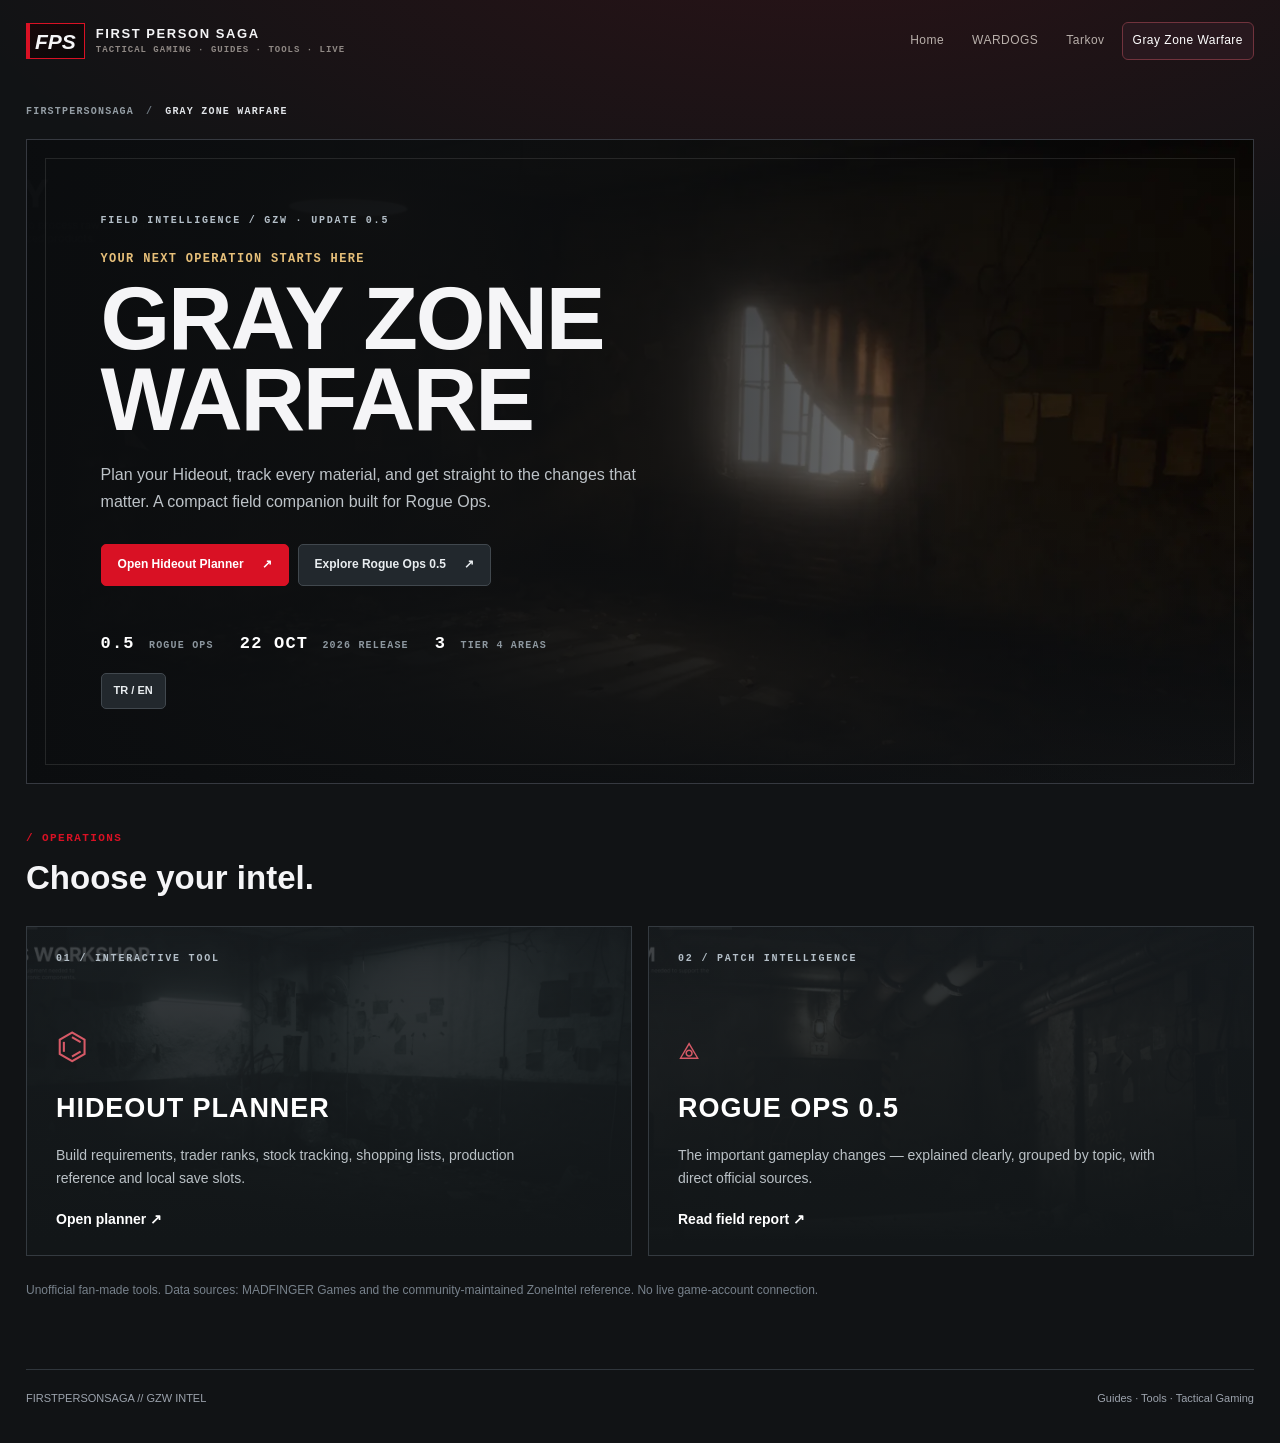
<file: gray-zone-warfare/index.html>
<!doctype html><html lang="en"><head><meta charset="utf-8"><meta name="viewport" content="width=device-width, initial-scale=1"><meta name="theme-color" content="#111315"><meta name="description" content="FirstPersonSaga Gray Zone Warfare hub, Rogue Ops 0.5 Hideout Planner and patch guide."><link rel="icon" href="/assets/images/favicon.svg" type="image/svg+xml"><link rel="stylesheet" href="/assets/css/site.css"><link rel="stylesheet" href="/gray-zone-warfare/assets/gzw.css"><title>Gray Zone Warfare | FirstPersonSaga</title></head><body class="gzw-page"><header class="site-header"><a class="brand" href="/"><span class="brand-mark">FPS</span><span class="brand-copy"><strong>FIRST PERSON SAGA</strong><small>TACTICAL GAMING · GUIDES · TOOLS · LIVE</small></span></a><nav class="nav" aria-label="Main navigation"><a href="/">Home</a><a href="/wardogs/">WARDOGS</a><a href="/tarkov/">Tarkov</a><a class="active" href="/gray-zone-warfare/">Gray Zone Warfare</a></nav></header><main class="gzw-main"><div class="crumb"><a href="/">FIRSTPERSONSAGA</a><span>/</span><strong>GRAY ZONE WARFARE</strong></div><section class="gzw-hero"><div class="gzw-hero-copy"><div class="micro">FIELD INTELLIGENCE / GZW · UPDATE 0.5</div><div class="tagline" id="hub-tagline">YOUR NEXT OPERATION STARTS HERE</div><h1>GRAY ZONE<br><span>WARFARE</span></h1><p id="hub-lead">Plan your Hideout, track every material, and get straight to the changes that matter. A compact field companion built for Rogue Ops.</p><div class="hero-buttons"><a class="gbtn accent" href="/gray-zone-warfare/hideout/"><span id="hub-open">Open Hideout Planner</span> <span>↗</span></a><a class="gbtn" href="/gray-zone-warfare/rogue-ops/"><span id="hub-patch">Explore Rogue Ops 0.5</span> <span>↗</span></a></div><div class="hero-data"><span><b>0.5</b> ROGUE OPS</span><span><b>22 OCT</b> 2026 RELEASE</span><span><b>3</b> TIER 4 AREAS</span></div><div style="margin-top:20px"><button class="gbtn smallbtn" id="hub-lang" type="button">TR / EN</button></div></div></section><section class="content-section"><div class="section-label">/ OPERATIONS</div><h2 id="hub-choose">Choose your intel.</h2><div class="hub-grid"><a class="hub-card hub-card-a" href="/gray-zone-warfare/hideout/"><div class="hub-bg"></div><span class="micro">01 / INTERACTIVE TOOL</span><div class="hub-body"><span class="hub-ico">⌬</span><h3>HIDEOUT PLANNER</h3><p id="hub-hidemsg">Build requirements, trader ranks, stock tracking, shopping lists, production reference and local save slots.</p><span class="small-link" id="hub-openlink">Open planner ↗</span></div></a><a class="hub-card hub-card-b" href="/gray-zone-warfare/rogue-ops/"><div class="hub-bg"></div><span class="micro">02 / PATCH INTELLIGENCE</span><div class="hub-body"><span class="hub-ico">⟁</span><h3>ROGUE OPS 0.5</h3><p id="hub-patchmsg">The important gameplay changes — explained clearly, grouped by topic, with direct official sources.</p><span class="small-link" id="hub-readlink">Read field report ↗</span></div></a></div><p class="sourcefoot">Unofficial fan-made tools. Data sources: MADFINGER Games and the community-maintained ZoneIntel reference. No live game-account connection.</p></section></main><footer class="site-footer"><span>FIRSTPERSONSAGA // GZW INTEL</span><span>Guides · Tools · Tactical Gaming</span></footer><script src="/gray-zone-warfare/assets/hub.js" defer></script></body></html>
</file>
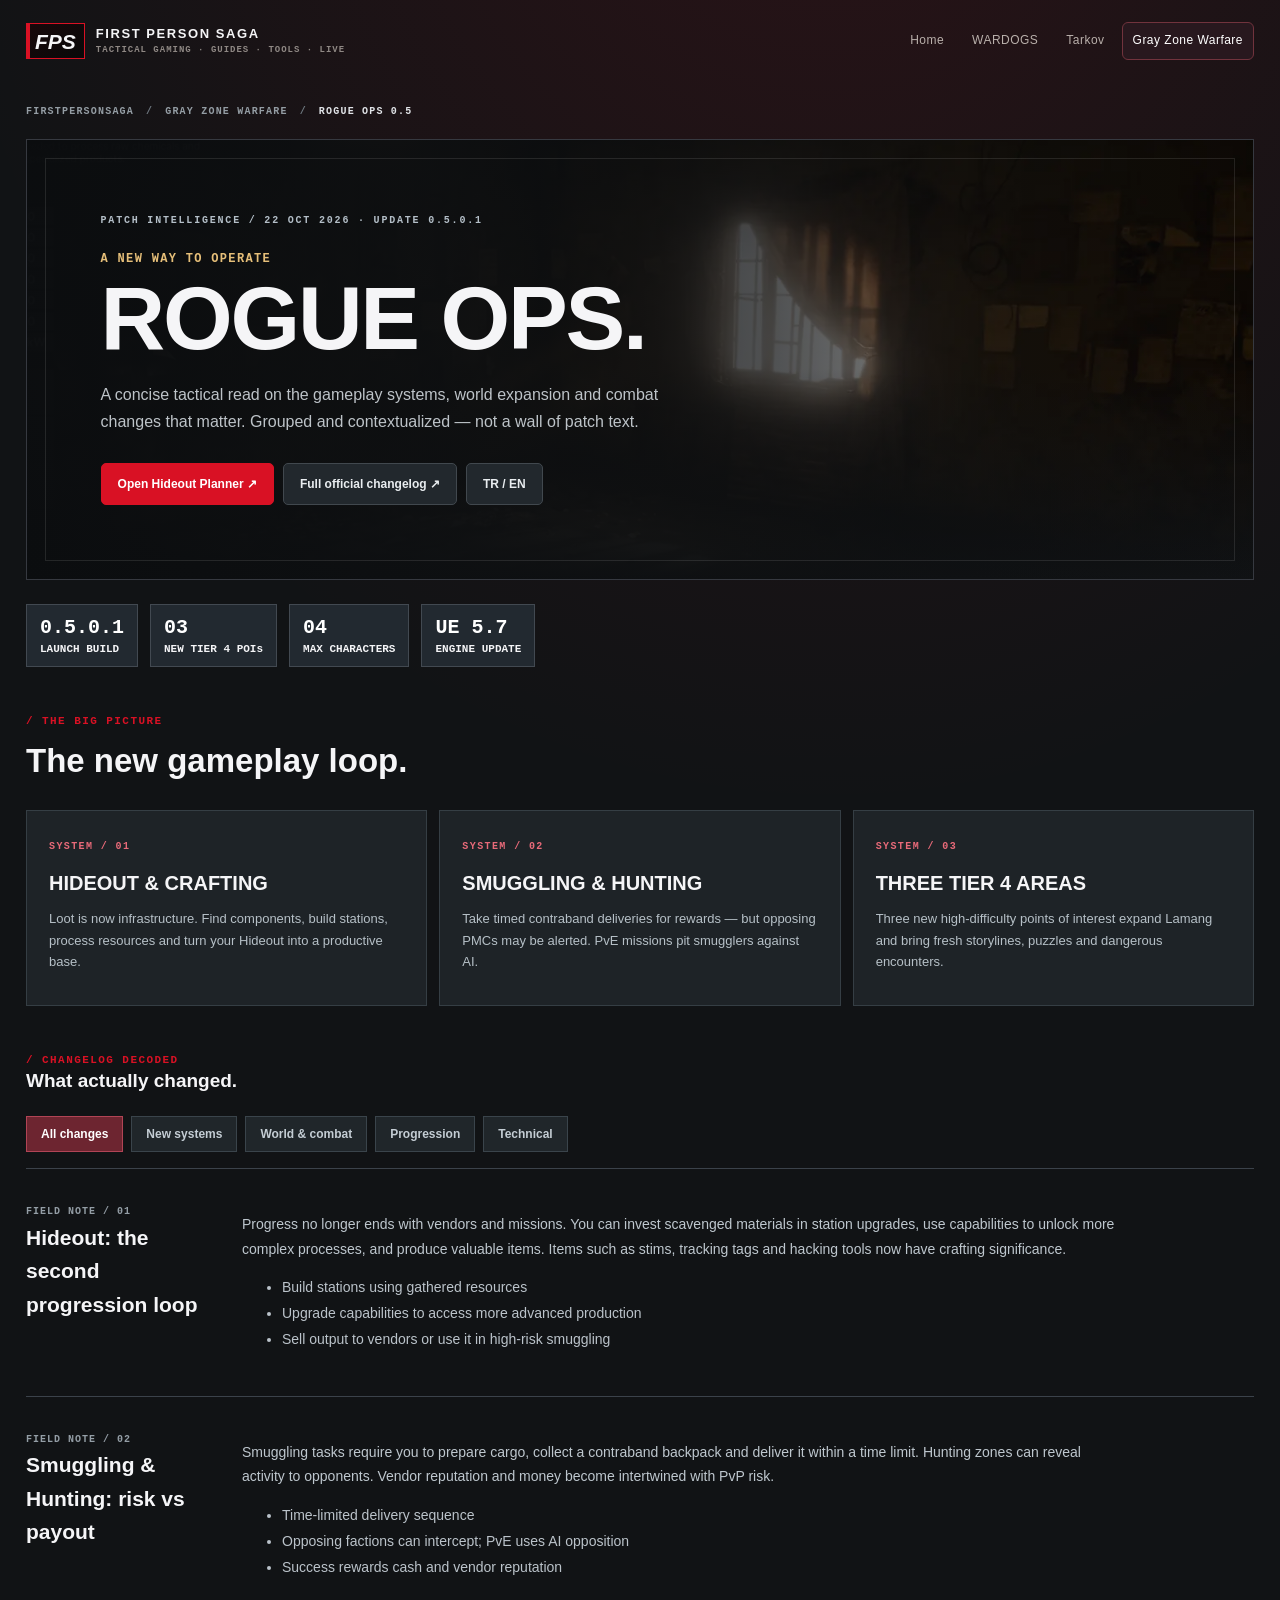
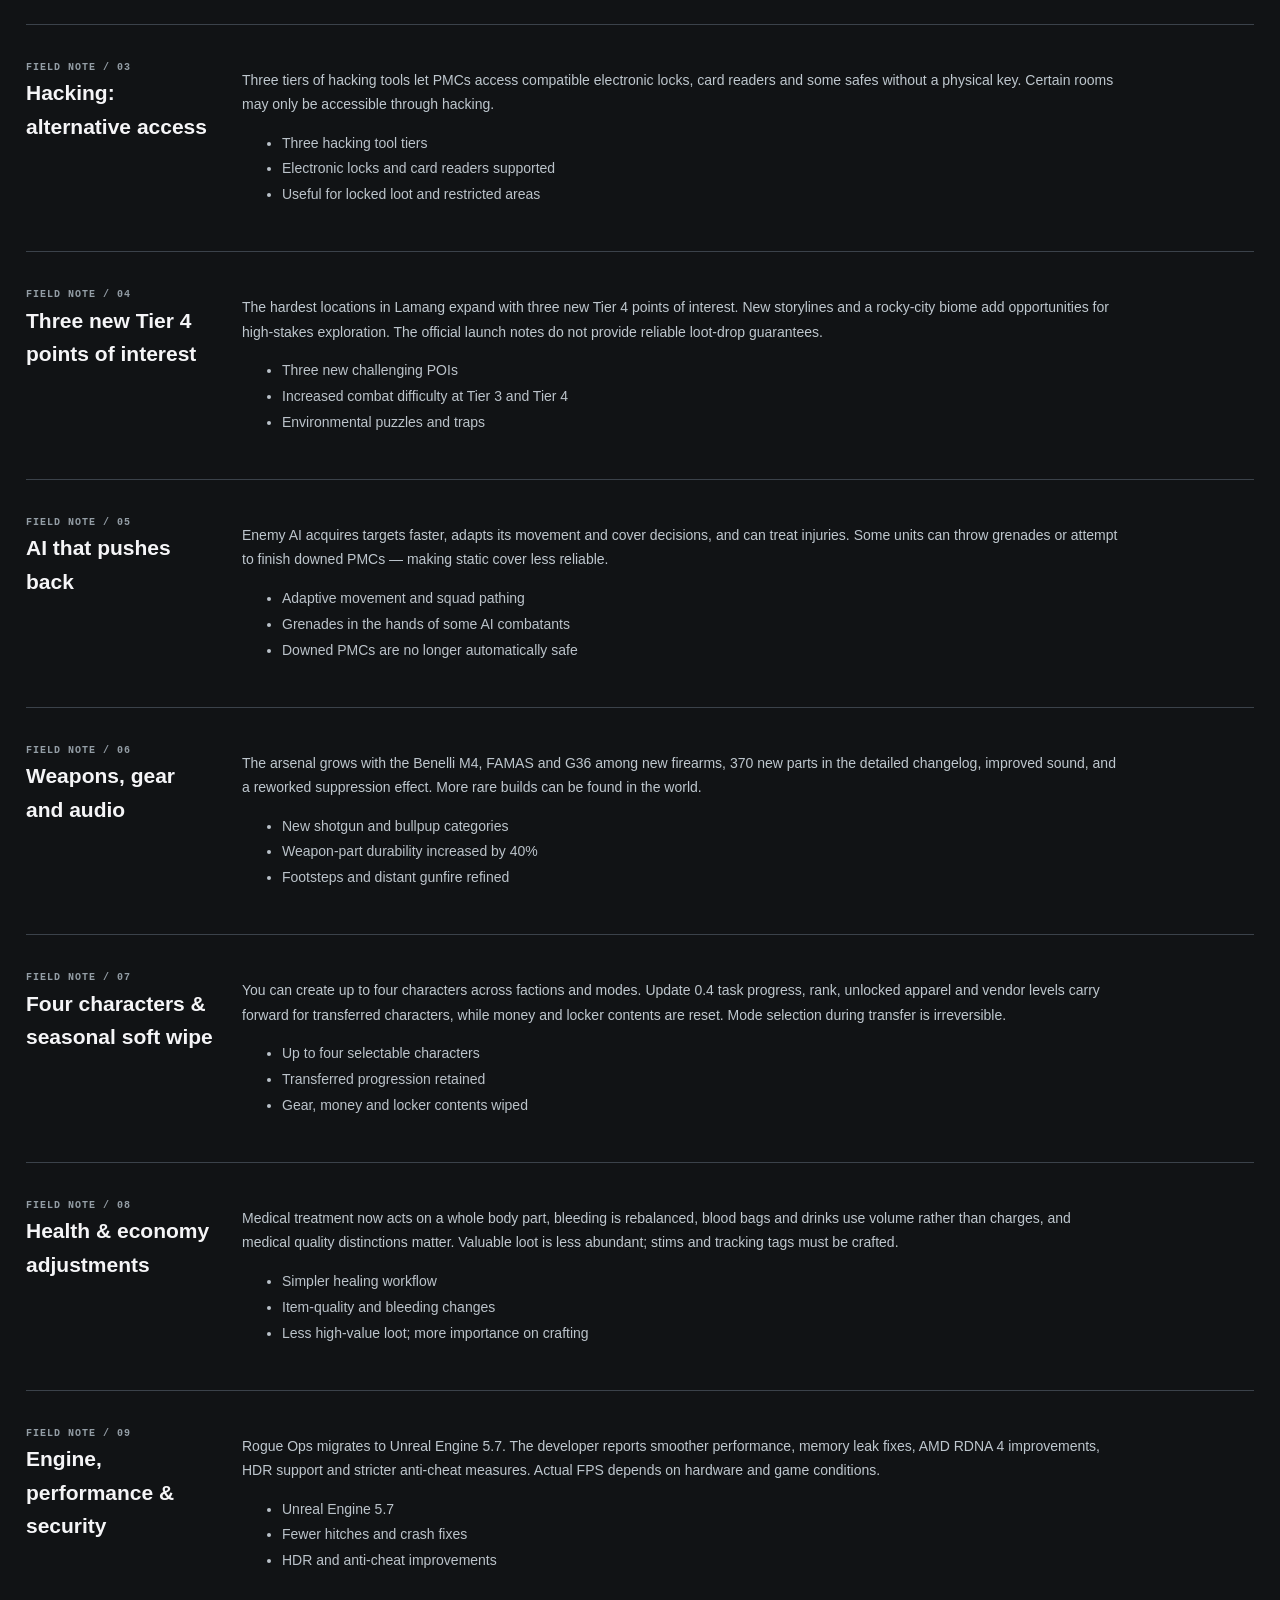
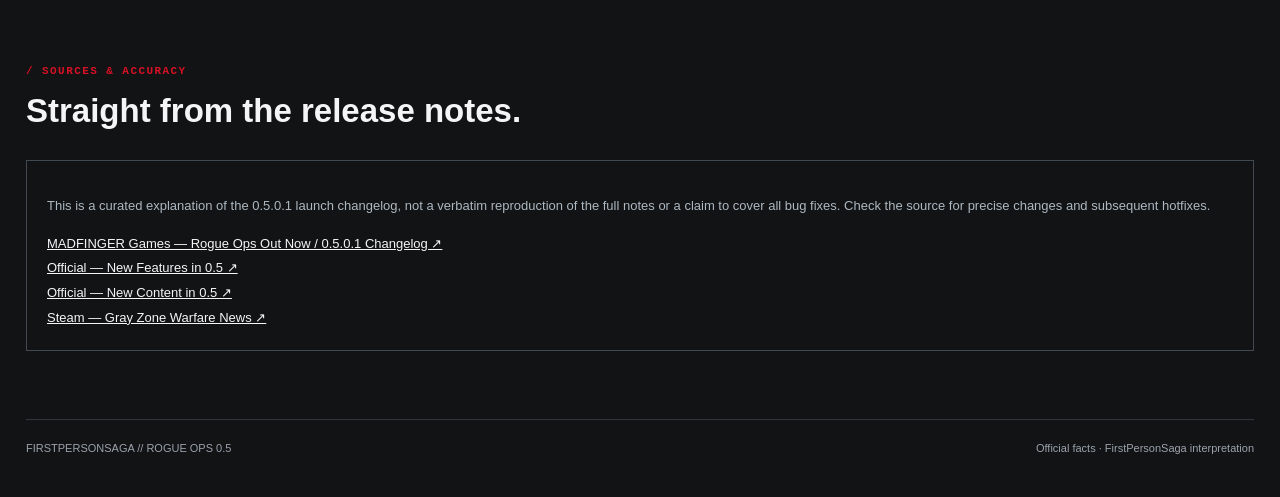
<file: gray-zone-warfare/rogue-ops/index.html>
<!doctype html><html lang="en"><head><meta charset="utf-8"><meta name="viewport" content="width=device-width, initial-scale=1"><meta name="theme-color" content="#111315"><meta name="description" content="Gray Zone Warfare Rogue Ops Update 0.5.0.1: changes, Hideout, smuggling, Tier 4 areas, AI and gameplay explained."><link rel="icon" href="/assets/images/favicon.svg" type="image/svg+xml"><link rel="stylesheet" href="/assets/css/site.css"><link rel="stylesheet" href="/gray-zone-warfare/assets/gzw.css"><title>Rogue Ops 0.5 Field Report | FirstPersonSaga</title></head><body class="gzw-page"><header class="site-header"><a class="brand" href="/"><span class="brand-mark">FPS</span><span class="brand-copy"><strong>FIRST PERSON SAGA</strong><small>TACTICAL GAMING · GUIDES · TOOLS · LIVE</small></span></a><nav class="nav"><a href="/">Home</a><a href="/wardogs/">WARDOGS</a><a href="/tarkov/">Tarkov</a><a class="active" href="/gray-zone-warfare/">Gray Zone Warfare</a></nav></header><main class="gzw-main"><div class="crumb"><a href="/">FIRSTPERSONSAGA</a><span>/</span><a href="/gray-zone-warfare/">GRAY ZONE WARFARE</a><span>/</span><strong>ROGUE OPS 0.5</strong></div><div class="gzw-hero patch-hero"><div class="gzw-hero-copy"><div class="micro">PATCH INTELLIGENCE / 22 OCT 2026 · UPDATE 0.5.0.1</div><div class="tagline">A NEW WAY TO OPERATE</div><h1>ROGUE <span>OPS.</span></h1><p id="lead">A concise tactical read on the gameplay systems, world expansion and combat changes that matter. Grouped and contextualized — not a wall of patch text.</p><div class="hero-buttons"><a class="gbtn accent" href="/gray-zone-warfare/hideout/">Open Hideout Planner ↗</a><a class="gbtn" href="https://www.grayzonewarfare.com/news/rogue-ops-out-now-changelog" target="_blank" rel="noopener noreferrer">Full official changelog ↗</a><button class="gbtn" id="language" type="button">EN / TR</button></div></div></div><div class="report-stats"><span><b>0.5.0.1</b>LAUNCH BUILD</span><span><b>03</b>NEW TIER 4 POIs</span><span><b>04</b>MAX CHARACTERS</span><span><b>UE 5.7</b>ENGINE UPDATE</span></div><section class="content-section"><div class="section-label">/ THE BIG PICTURE</div><h2 id="story-heading">The new gameplay loop.</h2><div class="patch-grid" id="highlights"></div></section><section class="content-section"><div class="barline"><div><div class="section-label">/ CHANGELOG DECODED</div><h2 id="details-heading">What actually changed.</h2></div></div><div class="filterbuttons" id="filterbar"></div><div id="patch-sections"></div></section><section class="content-section"><div class="section-label">/ SOURCES & ACCURACY</div><h2 id="source-title">Straight from the release notes.</h2><div class="sources"><p id="source-info">This is a curated explanation of the 0.5.0.1 launch changelog, not a verbatim reproduction of the full notes or a claim to cover all bug fixes. Check the source for precise changes and subsequent hotfixes.</p><a href="https://www.grayzonewarfare.com/news/rogue-ops-out-now-changelog" target="_blank" rel="noopener noreferrer">MADFINGER Games — Rogue Ops Out Now / 0.5.0.1 Changelog ↗</a><br><a href="https://www.grayzonewarfare.com/news/new-features-rogue-ops-devlog" target="_blank" rel="noopener noreferrer">Official — New Features in 0.5 ↗</a><br><a href="https://www.grayzonewarfare.com/news/new-content-rogue-ops-devlog" target="_blank" rel="noopener noreferrer">Official — New Content in 0.5 ↗</a><br><a href="https://steamcommunity.com/app/2479810/allnews" target="_blank" rel="noopener noreferrer">Steam — Gray Zone Warfare News ↗</a></div></section></main><footer class="site-footer"><span>FIRSTPERSONSAGA // ROGUE OPS 0.5</span><span>Official facts · FirstPersonSaga interpretation</span></footer><script src="/gray-zone-warfare/assets/patch.js" defer></script></body></html>
</file>
<file: assets/css/site.css>
:root{
  --bg:#060607;
  --panel:#0d0d0f;
  --panel2:#121013;
  --line:#312124;
  --line-hot:#6e252b;
  --text:#eee8e3;
  --muted:#9f9692;
  --red:#c51f28;
  --red-hot:#e3343d;
  --red-deep:#39070b;
  --shadow:0 18px 50px rgba(0,0,0,.48);
}

*{box-sizing:border-box}
html{scroll-behavior:smooth}
body{
  margin:0;
  min-height:100vh;
  color:var(--text);
  background:
    radial-gradient(circle at 18% -8%,rgba(145,12,21,.22),transparent 34%),
    linear-gradient(rgba(255,255,255,.012) 1px,transparent 1px),
    var(--bg);
  background-size:auto,100% 4px,auto;
  font:15px/1.6 "Bahnschrift","Segoe UI",Arial,sans-serif;
}
a{color:inherit}
.noise{
  position:fixed;
  inset:0;
  pointer-events:none;
  opacity:.07;
  background:repeating-linear-gradient(115deg,transparent 0 18px,rgba(255,255,255,.025) 18px 19px);
}

.site-header,
main,
.site-footer{
  width:min(1180px,calc(100% - 32px));
  margin-inline:auto;
}

.site-header{
  min-height:82px;
  display:flex;
  align-items:center;
  justify-content:space-between;
  gap:24px;
}

.brand{
  display:flex;
  align-items:center;
  gap:11px;
  text-decoration:none;
}
.brand-mark{
  display:grid;
  place-items:center;
  min-width:50px;
  height:36px;
  padding:0 8px;
  border:1px solid #8e1a21;
  background:linear-gradient(145deg,#18080a,#090909);
  box-shadow:inset 3px 0 var(--red);
  font:900 italic 21px/1 Montserrat,"Arial Narrow",sans-serif;
}
.brand-copy{
  display:flex;
  flex-direction:column;
  line-height:1.04;
}
.brand-copy strong{font-size:13px;letter-spacing:.12em}
.brand-copy small{
  margin-top:5px;
  color:#8f8884;
  font:700 9px/1 ui-monospace,Consolas,monospace;
  letter-spacing:.11em;
}

.nav{
  display:flex;
  align-items:center;
  gap:6px;
  flex-wrap:wrap;
}
.nav a{
  padding:8px 10px;
  color:#b9b0ab;
  text-decoration:none;
  border:1px solid transparent;
  border-radius:6px;
  font-size:12px;
  letter-spacing:.04em;
}
.nav a:hover,.nav a.active{
  border-color:#45272a;
  background:#0d090a;
  color:#fff;
}

.hero{
  position:relative;
  overflow:hidden;
  margin-top:26px;
  min-height:510px;
  display:flex;
  flex-direction:column;
  justify-content:center;
  padding:54px;
  border:1px solid #3a2325;
  border-radius:12px;
  background:
    linear-gradient(135deg,rgba(126,9,17,.18),rgba(0,0,0,.30)),
    var(--panel);
  box-shadow:var(--shadow);
}
.hero:before{
  content:"";
  position:absolute;
  left:0;top:0;bottom:0;
  width:4px;
  background:linear-gradient(var(--red-hot),var(--red-deep));
}
.hero:after{
  content:"FIRSTPERSONSAGA";
  position:absolute;
  right:-28px;
  top:22px;
  color:rgba(227,52,61,.045);
  font:900 64px/1 Montserrat,"Arial Narrow",sans-serif;
  letter-spacing:.08em;
  transform:rotate(-3deg);
}
.hero.compact{
  min-height:330px;
  padding-block:44px;
}
.eyebrow{
  position:relative;
  z-index:1;
  color:#cf474c;
  font:700 11px/1.2 ui-monospace,Consolas,monospace;
  letter-spacing:.18em;
}
h1,h2,h3{margin:0}
h1{
  position:relative;
  z-index:1;
  max-width:1000px;
  margin-top:12px;
  font:900 clamp(38px,7vw,82px)/.96 Montserrat,"Arial Narrow",sans-serif;
  letter-spacing:.025em;
}
h1 span{color:#f2e9e1}
.lede{
  position:relative;
  z-index:1;
  max-width:790px;
  margin:20px 0 0;
  color:#c7beb9;
  font-size:16px;
}
.hero-actions{
  position:relative;
  z-index:1;
  display:flex;
  gap:10px;
  flex-wrap:wrap;
  margin-top:28px;
}
.btn{
  display:inline-flex;
  align-items:center;
  justify-content:center;
  min-height:44px;
  padding:10px 14px;
  border:1px solid #3b292c;
  border-radius:7px;
  background:#0b0b0c;
  color:#ded6d1;
  text-decoration:none;
  font-weight:700;
  font-size:13px;
}
.btn:hover{border-color:#8a2b31;color:#fff}
.btn.primary{
  border-color:#8f2229;
  background:linear-gradient(180deg,#a31720,#6f0d14);
  color:#fff;
}

.section{padding:54px 0 10px}
.section-head{
  display:flex;
  align-items:flex-end;
  justify-content:space-between;
  gap:18px;
  margin-bottom:16px;
}
.section h2{
  margin-top:7px;
  font:900 30px/1 Montserrat,"Arial Narrow",sans-serif;
  letter-spacing:.04em;
}
.text-link{
  color:#b7aba5;
  text-decoration:none;
  font-size:12px;
}
.text-link:hover{color:#fff}

.cards{
  display:grid;
  grid-template-columns:repeat(2,minmax(0,1fr));
  gap:12px;
}
.card{
  min-height:220px;
  padding:24px;
  border:1px solid #2e2022;
  border-radius:10px;
  background:linear-gradient(140deg,rgba(116,11,17,.08),transparent 42%),#0b0b0c;
  box-shadow:0 12px 30px rgba(0,0,0,.22);
}
.card.featured{border-color:#563036}
.card-kicker{
  color:#a66b6e;
  font:700 10px/1 ui-monospace,Consolas,monospace;
  letter-spacing:.12em;
}
.card h3{
  margin-top:13px;
  font:900 27px/1 Montserrat,"Arial Narrow",sans-serif;
  letter-spacing:.04em;
}
.card p{
  max-width:600px;
  margin:13px 0 20px;
  color:#aaa09b;
}
.card-link{
  color:#f0dcd8;
  text-decoration:none;
  font-weight:700;
}
.card-link:hover{color:#ff787e}
.muted-card{opacity:.72}

.social-grid{
  display:grid;
  grid-template-columns:repeat(4,minmax(0,1fr));
  gap:8px;
}
.social-grid a{
  display:flex;
  flex-direction:column;
  gap:3px;
  padding:13px;
  border:1px solid #2e2022;
  border-radius:7px;
  background:#09090a;
  text-decoration:none;
}
.social-grid a:hover{border-color:#8c272e}
.social-grid b{font-size:13px}
.social-grid span{color:#857c78;font-size:10px}

.site-footer{
  display:flex;
  justify-content:space-between;
  gap:20px;
  margin-top:58px;
  padding:20px 0 34px;
  border-top:1px solid #25191b;
  color:#766f6b;
  font-size:11px;
}
.site-footer a{color:#998f89;text-decoration:none}

@media(max-width:800px){
  .site-header{align-items:flex-start;padding-top:18px;flex-direction:column}
  .nav{width:100%}
  .hero{min-height:430px;padding:32px 24px}
  .hero:after{font-size:40px}
  .cards{grid-template-columns:1fr}
  .social-grid{grid-template-columns:repeat(2,minmax(0,1fr))}
}

@media(max-width:500px){
  .site-header,main,.site-footer{width:min(100% - 20px,1180px)}
  .brand-copy small{display:none}
  .hero{margin-top:18px;padding:26px 18px;min-height:390px}
  h1{font-size:clamp(36px,13vw,60px)}
  .lede{font-size:14px}
  .section{padding-top:38px}
  .section-head{display:block}
  .text-link{display:inline-block;margin-top:10px}
  .social-grid{grid-template-columns:1fr 1fr}
  .site-footer{flex-direction:column}
}

@media(max-width:360px){
  .social-grid{grid-template-columns:1fr}
}
</file>
<file: gray-zone-warfare/assets/gzw.css>
:root{--fps-red:#D91124;--fps-white:#F5F5F7;--fps-graphite:#111315;--fps-carbon:#1A1D21;--fps-gunmetal:#262B31;--fps-muted:#9CA3AD;--fps-line:#30363C;--fps-green:#8AC6A2;--fps-amber:#E6BF79}
body.gzw-page{background:radial-gradient(ellipse 72% 30% at 65% -8%,rgba(217,17,36,.13),transparent),#111315;color:var(--fps-white);font-family:Inter,"Segoe UI",Arial,sans-serif;font-size:14px}
.gzw-page .site-header,.gzw-page .site-footer{width:min(1440px,calc(100% - 52px))}.gzw-page .brand-mark{border-color:var(--fps-red);box-shadow:inset 3px 0 var(--fps-red)}.gzw-page .nav a.active{border-color:#71333d;background:#28181e;color:#fff}.gzw-page .site-header{position:relative;z-index:5}.gzw-page .site-footer{border-top:1px solid var(--fps-line);margin-top:68px;color:var(--fps-muted)}
.gzw-main{width:min(1440px,calc(100% - 52px));margin:0 auto;min-height:66vh}.crumb{display:flex;align-items:center;gap:12px;margin:22px 0 20px;font:700 10px/1.5 ui-monospace,Consolas,monospace;letter-spacing:.12em;color:#6f7981;flex-wrap:wrap}.crumb strong{color:#e1e4e8}.crumb a{text-decoration:none;color:#949da4}.crumb a:hover{color:#fff}.micro{font:700 10px/1.3 ui-monospace,Consolas,monospace;letter-spacing:.18em;color:#b4bfc8}.gzw-hero{min-height:490px;position:relative;display:flex;align-items:center;overflow:hidden;border:1px solid #363940;background:#14181b url('/gray-zone-warfare/assets/lab.webp') center 39%/cover no-repeat}.gzw-hero:before{content:"";position:absolute;inset:0;background:linear-gradient(90deg,rgba(11,13,15,.99) 0%,rgba(13,15,17,.95) 33%,rgba(13,15,17,.72) 61%,rgba(13,15,17,.18) 100%),linear-gradient(0deg,#111315,transparent 48%)}.gzw-hero:after{content:"";position:absolute;inset:18px;border:1px solid rgba(255,255,255,.10);pointer-events:none}.gzw-hero-copy{position:relative;z-index:1;max-width:800px;padding:74px 6%}.tagline{margin:25px 0 12px;color:#E6BF79;font:800 12px ui-monospace,monospace;letter-spacing:.11em}.gzw-hero h1{font:900 clamp(52px,7vw,105px)/.90 "Arial Narrow",Impact,"Segoe UI",sans-serif;letter-spacing:-.025em;max-width:850px}.gzw-hero h1 span{color:var(--fps-white)}.gzw-hero p{max-width:570px;color:#bdc3c8;font-size:16px;line-height:1.7;margin:22px 0 0}.hero-buttons{display:flex;flex-wrap:wrap;gap:9px;margin-top:28px}.gbtn{border:1px solid #41484e;background:#22282d;color:#e9edf0;text-decoration:none;border-radius:5px;display:inline-flex;align-items:center;justify-content:space-between;gap:18px;min-height:42px;padding:11px 16px;font:800 12px/1.4 "Segoe UI",sans-serif;cursor:pointer;transition:.16s}.gbtn:hover{background:#353b42;border-color:#64717a}.gbtn.accent{background:var(--fps-red);border-color:var(--fps-red);color:white}.gbtn.accent:hover{background:#b90d1f}.gbtn:focus-visible,.tab:focus-visible,.icon-button:focus-visible,.station-tile:focus-visible,input:focus-visible,select:focus-visible{outline:2px solid #e75d69;outline-offset:2px}.hero-data{display:flex;flex-wrap:wrap;gap:26px;margin-top:48px;color:#8d979f;font:700 10px ui-monospace,Consolas,monospace;letter-spacing:.12em}.hero-data b{font-size:17px;color:#fff;margin-right:7px}.content-section{margin:48px 0 0}.section-label{color:var(--fps-red);font:800 11px ui-monospace,monospace;letter-spacing:.13em}.content-section>h2{font-size:33px;margin:8px 0 22px}.hub-grid{display:grid;grid-template-columns:repeat(2,minmax(0,1fr));gap:16px}.hub-card{min-height:330px;position:relative;display:flex;flex-direction:column;justify-content:space-between;overflow:hidden;border:1px solid #343a40;background:#1b2024;padding:25px 29px;color:#fff;text-decoration:none}.hub-card:hover{border-color:#8a424c;transform:translateY(-2px);transition:.2s}.hub-bg{position:absolute;inset:0;background-size:cover;background-position:center;opacity:.20;filter:saturate(.45)}.hub-card:after{content:"";position:absolute;inset:0;background:linear-gradient(0deg,#121618 4%,transparent 110%)}.hub-card-a .hub-bg{background-image:url('/gray-zone-warfare/assets/workshop.webp')}.hub-card-b .hub-bg{background-image:url('/gray-zone-warfare/assets/utility.webp')}.hub-card .micro,.hub-body{z-index:1}.hub-ico{display:block;color:#d75a67;font-size:37px;margin:4px 0 10px}.hub-body h3{font-size:27px;letter-spacing:.035em;font-weight:900}.hub-body p{max-width:500px;color:#bac1c6;line-height:1.65}.small-link{display:block;margin-top:18px;font-weight:800;color:#fff}.sourcefoot{color:#77818b;font-size:12px;margin:25px 0}
/* shared tools */
.toolhero{position:relative;overflow:hidden;border:1px solid #353b40;background:#181d21;padding:28px 30px 26px}.toolhero:before{content:"";position:absolute;inset:0;background:linear-gradient(90deg,rgba(21,26,30,.98) 3%,rgba(21,26,30,.94) 66%,rgba(21,26,30,.65)),url('/gray-zone-warfare/assets/lab.webp') 100% 47%/cover;opacity:.75}.toolhero>*{position:relative;z-index:1}.topline{display:flex;justify-content:space-between;gap:18px;flex-wrap:wrap;align-items:center}.toolhero h1{font:900 clamp(34px,4vw,57px)/1.02 "Arial Narrow",Impact,"Segoe UI",sans-serif;letter-spacing:.01em;margin:12px 0 10px}.toolhero h1 em{font-style:normal;color:#fff}.subtitle{color:#b5bdc5;max-width:780px;margin:0;line-height:1.7}.utilitybar{display:flex;align-items:center;justify-content:space-between;gap:12px;flex-wrap:wrap;margin-top:25px}.toolhero .gbtn{background:#22282c}.toolhero .gbtn.accent{background:var(--fps-red)}.toolhero .gbtn:hover{filter:brightness(1.14)}.tiny-meta{color:#9fa8b0;font:700 10px ui-monospace,Consolas,monospace}.btn-group{display:flex;align-items:center;gap:7px;flex-wrap:wrap}.smallbtn{padding:9px 12px;min-height:36px;font-size:11px}.metric-grid{display:grid;grid-template-columns:repeat(4,minmax(0,1fr));gap:10px;margin:15px 0}.metric{border:1px solid #32383e;background:#1a1e22;padding:18px 19px;min-width:0}.metric strong{display:block;font:800 clamp(22px,2.4vw,30px)/1.1 ui-monospace,Consolas,monospace;color:#f5f5f7}.metric label{display:block;margin-top:7px;font:700 10px/1.4 ui-monospace,monospace;letter-spacing:.09em;color:#9da7af;text-transform:uppercase}.metric strong small{font-size:15px;color:#a2abb2}.board{border:1px solid #343a41;background:#181c20;margin-top:14px}.tabs{display:flex;border-bottom:1px solid #343a41;padding:0 22px;gap:24px;overflow:auto}.tab{appearance:none;background:none;color:#89939b;border:none;border-bottom:2px solid transparent;white-space:nowrap;font:800 12px/1.4 "Segoe UI",sans-serif;padding:17px 0;cursor:pointer}.tab[aria-selected="true"]{color:white;border-bottom-color:var(--fps-red)}.board-inner{padding:25px}.barline{display:flex;align-items:center;justify-content:space-between;gap:12px;margin:0 0 20px;flex-wrap:wrap}.barline h2{margin:0;font-size:19px;font-weight:800}.minor{color:#a3adb5;font-size:12px;line-height:1.6}.hint{color:#9ba6b0;font-size:12px;line-height:1.65}.notice{padding:12px 14px;border:1px solid #55503f;background:#27251e;color:#e3c994;font-size:12px;line-height:1.6;margin:15px 0}.notice.info{background:#1c2428;border-color:#354b56;color:#b2c8d4}.notice.error{background:#341c20;border-color:#6e3941;color:#ffc8c8}.inline-controls{display:flex;gap:9px;align-items:center;flex-wrap:wrap}.field{display:flex;gap:6px;flex-direction:column}.field label{font:800 10px ui-monospace,Consolas,monospace;color:#a3abb3;text-transform:uppercase;letter-spacing:.11em}.control{background:#111619;color:#f5f5f7;border:1px solid #414a50;border-radius:3px;padding:9px 12px;font:600 12px "Segoe UI",sans-serif;min-height:37px;min-width:0}.control[type=number]{width:106px}.control[type=search]{width:min(100%,240px)}.control::placeholder{color:#737d86}.profile-grid{display:grid;grid-template-columns:repeat(5,minmax(0,1fr));gap:11px}.profile-grid .field{min-width:0}.profile-grid .control{width:100%}.profile-grid .control[type=number]{width:100%}.room-tabs{display:flex;gap:8px;flex-wrap:wrap;margin-bottom:18px}.room-pill{border:1px solid #3e464d;background:#1c2226;color:#aeb8c0;padding:10px 14px;font-size:12px;font-weight:750;cursor:pointer;display:flex;gap:8px;align-items:center}.room-pill.on{background:#392027;color:#fff;border-color:#954451}.room-pill span{font:700 10px ui-monospace,monospace;color:#95a0a9}.room-pill[disabled]{opacity:.43;cursor:not-allowed}.room-title{display:flex;align-items:center;gap:19px;padding:19px 22px;margin-bottom:14px;border:1px solid #374048;background:#23272a url('/gray-zone-warfare/assets/lab.webp') center/cover;position:relative}.room-title:before{content:"";position:absolute;inset:0;background:linear-gradient(90deg,rgba(19,23,26,.95) 25%,rgba(19,23,26,.6))}.room-title.workshop{background-image:url('/gray-zone-warfare/assets/workshop.webp')}.room-title.utility{background-image:url('/gray-zone-warfare/assets/utility.webp')}.room-title>*{position:relative}.room-title h3{font-size:20px}.room-title p{color:#bec6cc;margin:3px 0}.room-glyph{font-size:28px;color:#f4f4f4}.stations-grid{display:grid;grid-template-columns:repeat(2,minmax(0,1fr));gap:11px}.station-tile{background:#20252a;border:1px solid #363e44;padding:0;min-width:0}.station-tile.expanded{border-color:#80505a}.station-head{width:100%;display:flex;align-items:center;text-align:left;gap:15px;padding:18px 18px;background:none;border:0;color:#fff;cursor:pointer}.symbol{height:46px;width:46px;display:grid;place-items:center;flex:none;background:#2c3338;border:1px solid #424a4f;color:#e3e6e9;font-size:24px;font-weight:800}.station-copy{flex:1;min-width:0}.station-copy strong{display:block;font-weight:850;font-size:15px}.station-copy small{display:block;color:#9da7af;margin-top:5px;font-size:11px;overflow:hidden;text-overflow:ellipsis;white-space:nowrap}.leveltag{font:800 11px ui-monospace,monospace;color:#d3dae0;white-space:nowrap}.leveltag i{color:#7d8992;font-style:normal}.progress-track{height:3px;background:#364049;margin:0 18px 13px}.progress-fill{height:100%;background:var(--fps-red);transition:width .2s}.station-details{border-top:1px solid #343b40;padding:16px 18px 18px;background:#191d20}.stage{border:1px solid #394148;background:#242a2e;padding:14px;margin-bottom:12px}.stage-kicker{font:800 10px ui-monospace,monospace;color:#d4aeb5;letter-spacing:.08em}.stage strong{display:block;font-size:16px;margin-top:5px}.stage-note{color:#aeb9c2;font-size:12px;line-height:1.5;margin:9px 0}.req-grid{display:grid;grid-template-columns:repeat(2,minmax(0,1fr));gap:7px;margin:14px 0}.req{display:flex;gap:10px;align-items:center;border:1px solid #343d43;padding:9px 10px;font-size:12px;min-width:0}.req b{font:850 12px ui-monospace,monospace;white-space:nowrap;color:#e1e5e8}.req.ok b{color:#9cd7b3}.req.warn b{color:#ebbd85}.req-name{flex:1;min-width:0;overflow:hidden;text-overflow:ellipsis}.req .abbr{font:800 9px ui-monospace,monospace;color:#aeb8bd;background:#31373c;padding:7px;flex:none}.row-actions{display:flex;gap:8px;flex-wrap:wrap}.row-actions .gbtn{font-size:11px;min-height:36px}.gbtn[disabled]{opacity:.40;cursor:not-allowed;filter:none!important}.callout{padding:10px 11px;background:#252a2d;border-left:2px solid #888c8f;color:#bbc3c9;font-size:11px;line-height:1.6;margin:12px 0}.status-lock{color:#e3bf7d}.status-ready{color:var(--fps-green)}.status-muted{color:#9da8ae}.stock-list{display:grid;gap:7px}.stock-row{display:grid;grid-template-columns:44px minmax(120px,1.5fr) 85px 75px 75px auto;gap:12px;align-items:center;background:#20262a;border:1px solid #333b40;padding:10px 13px}.stock-name{min-width:0}.stock-name strong{font-size:13px;display:block}.stock-name small{display:block;font-size:11px;color:#91a0a9;margin-top:4px}.stock-row .symbol{height:36px;width:36px;font:850 11px ui-monospace,monospace}.stock-num{font:800 13px ui-monospace,monospace;text-align:center}.stock-num em{display:block;font:700 9px ui-monospace,monospace;color:#83909a;font-style:normal;margin-bottom:3px}.qtyctrl{display:flex;gap:4px;align-items:center}.icon-button{background:#2c3338;border:1px solid #4b5358;color:#fff;min-width:29px;height:32px;cursor:pointer;font-weight:800}.icon-button:hover{background:#444f56}.qtyctrl input{width:63px;min-height:32px;text-align:center;padding:5px}.mini-info{font-size:11px;color:#a9b3ba;line-height:1.6}.prose{color:#afb8c0;line-height:1.7}.recipe-grid{display:grid;grid-template-columns:repeat(2,minmax(0,1fr));gap:10px}.recipe-card{background:#20252a;border:1px solid #353f45;padding:17px}.recipe-card h3{margin:8px 0;font-size:15px}.recipe-card p{color:#aeb8bf;line-height:1.55;font-size:12px;margin:7px 0}.recipe-card .pill{display:inline-block;padding:5px 8px;background:#31353b;color:#d0d7db;font:800 9px ui-monospace,monospace}.recipe-card .pill.locked{color:#dfbd80;background:#3a3127}.recipe-card .row-actions{margin-top:16px}.empty{padding:38px;text-align:center;background:#202428;color:#b9c1c8;border:1px dashed #3e444b}.toast{position:fixed;right:22px;bottom:23px;z-index:50;background:#29362f;border:1px solid #578566;color:#e4f9ed;padding:14px 18px;max-width:350px;box-shadow:0 8px 30px #0008;font-size:12px}.toast.error{background:#392328;border-color:#a6505d;color:#ffe7e7}.details-narrow{max-width:800px}.audit{color:#8b949b;font:600 10px ui-monospace,monospace;line-height:1.7}.audit a{color:#d4dce1}.language-switch{font-weight:800}.loading{padding:60px;color:#b8c0c6;text-align:center}
/* editorial */
.patch-hero{min-height:420px;background-position:center 44%}.patch-hero h1{font-size:clamp(58px,7vw,94px)}.report-stats{display:flex;gap:12px;flex-wrap:wrap;margin:24px 0}.report-stats span{font:750 11px ui-monospace,monospace;padding:11px 13px;background:#222930;border:1px solid #424951}.report-stats b{font-size:20px;display:block;color:#fff;margin-bottom:4px}.patch-grid{display:grid;grid-template-columns:repeat(3,minmax(0,1fr));gap:12px;margin:18px 0}.patch-card{min-height:196px;background:#1e2327;border:1px solid #353e44;padding:22px}.patch-card .num{font:800 10px ui-monospace,monospace;letter-spacing:.14em;color:#e86a79}.patch-card h3{font-size:20px;margin:12px 0 9px}.patch-card p{color:#b6c0c7;line-height:1.65;font-size:13px;margin:0}.filterbuttons{display:flex;flex-wrap:wrap;gap:8px;margin:0 0 16px}.filterbuttons button{background:#20262a;color:#c4cdd4;padding:10px 14px;border:1px solid #3a444b;cursor:pointer;font-weight:800;font-size:12px}.filterbuttons button.active{color:#fff;background:#6d2530;border-color:#b14455}.patch-section{border-top:1px solid #3b424a;padding:29px 0;display:grid;grid-template-columns:190px 1fr;gap:26px}.patch-section h3{font-size:21px}.patch-section p{color:#bec7ce;line-height:1.75;max-width:880px}.patch-section ul{color:#bbc3ca;line-height:1.85}.patch-section small{color:#949ea6;font:750 10px ui-monospace,monospace;letter-spacing:.1em}.sources{border:1px solid #414952;padding:20px;color:#aeb8c0;font-size:13px;line-height:1.9}.sources a{color:#f5f5f7}.sources h3{margin:0 0 8px}
@media(max-width:960px){.profile-grid{grid-template-columns:repeat(3,minmax(0,1fr))}.stations-grid{grid-template-columns:1fr}.patch-grid{grid-template-columns:repeat(2,minmax(0,1fr))}.stock-row{grid-template-columns:38px 1fr 70px 70px;gap:10px}.stock-row .qtyctrl{grid-column:2/5}.stock-row>.stock-num:nth-of-type(3){display:none}}
@media(max-width:660px){.gzw-main,.gzw-page .site-header,.gzw-page .site-footer{width:calc(100% - 28px)}.gzw-page .site-header{padding-block:13px;display:block}.gzw-page .nav{margin-top:15px}.gzw-page .nav a{font-size:11px;padding:7px 7px}.gzw-hero{min-height:480px}.gzw-hero-copy{padding:52px 25px}.gzw-hero h1{font-size:54px}.gzw-hero p{font-size:14px}.hub-grid{grid-template-columns:1fr}.metric-grid{grid-template-columns:repeat(2,minmax(0,1fr))}.board-inner{padding:14px}.tabs{padding:0 14px;gap:20px}.profile-grid{grid-template-columns:repeat(2,minmax(0,1fr))}.req-grid,.recipe-grid,.patch-grid{grid-template-columns:1fr}.stock-row{grid-template-columns:36px 1fr 65px;gap:8px}.stock-row .stock-num:nth-of-type(2){display:none}.stock-row .qtyctrl{grid-column:1/4}.stock-row .stock-num{font-size:11px}.patch-section{grid-template-columns:1fr;gap:0}.toolhero{padding:22px 17px}.barline h2{font-size:17px}.room-pill{padding:9px}.control[type=search]{width:100%}.hero-data{gap:12px}.hero-data b{display:block}.hero-data span{font-size:8px}}
@media(prefers-reduced-motion:reduce){*{scroll-behavior:auto!important;transition:none!important}}

.info-tip{position:relative;display:inline-grid;place-items:center;height:15px;width:15px;margin-left:4px;font:800 10px ui-monospace,monospace;color:#c6a7ae;cursor:help;border-radius:50%;border:1px solid #7b656c;vertical-align:middle}.info-tip:after{content:attr(data-tip);display:none;white-space:normal;position:absolute;z-index:24;bottom:calc(100% + 11px);left:0;width:min(280px,75vw);padding:12px;background:#303940;border:1px solid #72808c;color:#f2f4f5;font:600 11px/1.6 "Segoe UI",sans-serif;box-shadow:0 10px 28px #000a;pointer-events:none}.info-tip:hover:after,.info-tip:focus:after{display:block}
</file>
